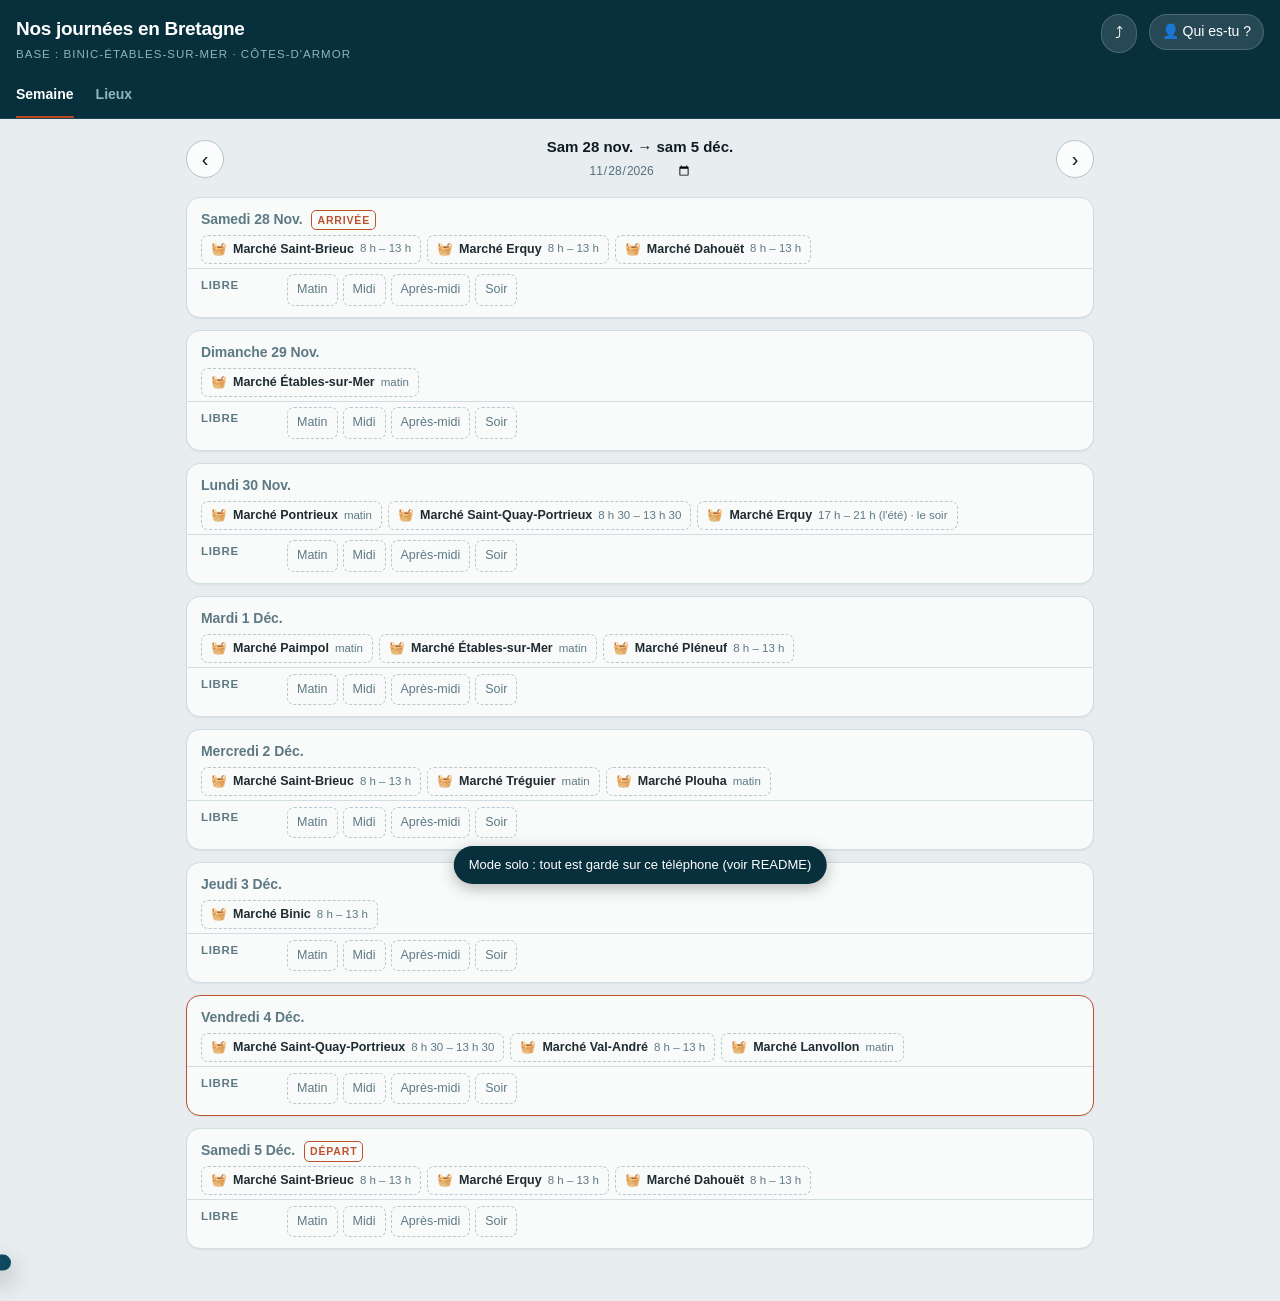
<file: index.html>
<!doctype html>
<html lang="fr">
<head>
<meta charset="utf-8">
<meta name="viewport" content="width=device-width, initial-scale=1, viewport-fit=cover">
<meta name="theme-color" content="#072f3c">
<meta name="mobile-web-app-capable" content="yes">
<meta name="apple-mobile-web-app-capable" content="yes">
<meta name="apple-mobile-web-app-status-bar-style" content="black-translucent">
<meta name="apple-mobile-web-app-title" content="Bretagne">
<meta name="description" content="Nos journées en Bretagne : agenda de la semaine, lieux des Côtes-d'Armor et tarifs.">
<title>Nos journées en Bretagne</title>
<link rel="manifest" href="manifest.webmanifest">
<link rel="apple-touch-icon" href="apple-touch-icon.png">
<link rel="icon" href="icon-192.png">
<link rel="stylesheet" href="styles.css">
</head>
<body>

<header class="top">
  <div class="top-inner">
    <div>
      <h1>Nos journées en Bretagne</h1>
      <p class="baseline">Base : Binic-Étables-sur-Mer · Côtes-d'Armor</p>
    </div>
    <button id="share" class="who share" type="button" aria-label="Partager le lien">⤴</button>
    <button id="who" class="who" type="button" aria-label="Changer de prénom">👤</button>
  </div>
  <nav class="tabs" role="tablist">
    <button class="tab is-on" data-view="semaine" role="tab">Semaine</button>
    <button class="tab" data-view="destinations" role="tab">Lieux</button>
  </nav>
</header>

<main>
  <section id="view-semaine" class="view">
    <div class="week-nav">
      <button class="week-arrow" id="week-prev" type="button" aria-label="Semaine précédente">‹</button>
      <div class="week-label">
        <strong id="week-range"></strong>
        <input type="date" id="week-start" aria-label="Samedi de début de séjour">
      </div>
      <button class="week-arrow" id="week-next" type="button" aria-label="Semaine suivante">›</button>
    </div>
    <div id="semaine"></div>
  </section>

  <section id="view-destinations" class="view" hidden>
    <button class="btn add-place" id="add-place" type="button">+ Ajouter un lieu</button>

    <div class="tri">
      <div class="tri-filtres" id="tri-filtres" role="group" aria-label="Filtrer par catégorie"></div>
      <label class="tri-ordre">
        <span>Trier par</span>
        <select id="tri-ordre" aria-label="Ordre de tri">
          <option value="distance">Distance</option>
          <option value="note">Note</option>
          <option value="prix">Prix</option>
          <option value="nom">Nom</option>
          <option value="recent">Ajout récent</option>
        </select>
      </label>
    </div>

    <p class="filtre-actif" id="filtre-actif"></p>
    <div id="grid" class="grid"></div>
    <p class="footnote" id="hors-rayon"></p>
    <p class="footnote">
      Tarifs relevés le <strong>10/08/2026</strong> auprès des sites officiels — chaque prix est cliquable
      et renvoie à sa source. Les grilles changent en cours de saison : re-vérifiez avant de payer.
    </p>
  </section>
</main>

<div id="sheet" class="sheet" hidden>
  <div class="sheet-scroll" id="sheet-scroll"></div>
  <button id="sheet-close" class="sheet-close" type="button" aria-label="Fermer">✕</button>
</div>

<div id="picker" class="picker" hidden>
  <div class="picker-panel">
    <div class="picker-head">
      <strong id="picker-title">Ajouter au créneau</strong>
      <button id="picker-close" class="picker-close" type="button" aria-label="Fermer">✕</button>
    </div>
    <div class="picker-list" id="picker-list"></div>
  </div>
</div>

<div id="drag-ghost" class="drag-ghost" hidden></div>

<div id="sync-badge" class="sync-badge" hidden></div>

<script src="config.js"></script>
<script src="data.js"></script>
<script src="app.js"></script>
<script>
  /* Hors ligne. Ignoré sur file:// et dans un cadre sans service worker.
     localhost est un contexte sécurisé au même titre que https : l'inclure
     permet de vérifier le comportement hors ligne avant de déployer. */
  const secure = location.protocol === "https:" || ["localhost", "127.0.0.1"].includes(location.hostname);
  if ("serviceWorker" in navigator && secure) {
    window.addEventListener("load", () => {
      navigator.serviceWorker.register("sw.js").catch(() => {});
    });
  }
</script>
</body>
</html>
</file>
<file: styles.css>
/* Habillage inspiré des cartes marines du SHOM : fond papier gris-bleu froid,
   encre bleu nuit, accent rouille des bouées et des phares.
   Tokens définis pour les trois états de thème (clair, sombre OS, choix explicite). */

:root {
  /* fond «papier de carte» */
  --bg: #e8edef;
  --card: #fbfcfc;
  --card-alt: #f1f5f6;
  --ink: #0e1c22;
  --ink-soft: #52707c;
  --line: #cfdce0;
  --line-strong: #b3c6cd;

  /* bleu de sonde, accent rouille */
  --sea: #0b4a5e;
  --sea-ink: #ffffff;
  --rust: #b8471f;

  /* prix : vert des amers tribord, désaturé */
  --ok-bg: #e4efe8;
  --ok-line: #bcd8c6;
  --ok-ink: #235f3f;

  --shadow: 0 1px 2px rgba(14, 28, 34, 0.06);
  --radius: 14px;
  --safe-b: env(safe-area-inset-bottom, 0px);
  --safe-t: env(safe-area-inset-top, 0px);
}

@media (prefers-color-scheme: dark) {
  :root:not([data-theme="light"]) {
    --bg: #0a1317;
    --card: #13232a;
    --card-alt: #182d35;
    --ink: #e6eef1;
    --ink-soft: #8fa9b3;
    --line: #223b44;
    --line-strong: #2e4d58;

    --sea: #6fb4c9;
    --sea-ink: #06171d;
    --rust: #e0764a;

    --ok-bg: #14302a;
    --ok-line: #235141;
    --ok-ink: #7fc99e;

    --shadow: 0 1px 2px rgba(0, 0, 0, 0.4);
  }
}

:root[data-theme="dark"] {
  --bg: #0a1317;
  --card: #13232a;
  --card-alt: #182d35;
  --ink: #e6eef1;
  --ink-soft: #8fa9b3;
  --line: #223b44;
  --line-strong: #2e4d58;

  --sea: #6fb4c9;
  --sea-ink: #06171d;
  --rust: #e0764a;

  --ok-bg: #14302a;
  --ok-line: #235141;
  --ok-ink: #7fc99e;

  --shadow: 0 1px 2px rgba(0, 0, 0, 0.4);
}

* { box-sizing: border-box; -webkit-tap-highlight-color: transparent; }

html { -webkit-text-size-adjust: 100%; }

body {
  margin: 0;
  background: var(--bg);
  color: var(--ink);
  font: 16px/1.55 -apple-system, BlinkMacSystemFont, "Segoe UI", Roboto, sans-serif;
  padding-bottom: calc(24px + var(--safe-b));
}

:focus-visible { outline: 2px solid var(--rust); outline-offset: 2px; }

@media (prefers-reduced-motion: reduce) {
  * { animation: none !important; transition: none !important; }
}

/* Chiffres alignés partout où ils se comparent : prix, distances, totaux. */
.chip, .spot-price, .total, .calc input, .comment-meta { font-variant-numeric: tabular-nums; }

/* ---------- en-tête : bandeau «titre de carte» ---------- */

.top {
  background: #072f3c;
  color: #ffffff;
  padding: calc(var(--safe-t) + 14px) 16px 0;
  position: sticky;
  top: 0;
  z-index: 20;
  border-bottom: 1px solid rgba(255, 255, 255, 0.1);
}

.top-inner { display: flex; align-items: flex-start; gap: 12px; }

.top h1 { margin: 0; font-size: 19px; letter-spacing: -0.015em; font-weight: 700; }

.baseline {
  margin: 3px 0 0;
  font-size: 11.5px;
  color: #8fb3bf;
  text-transform: uppercase;
  letter-spacing: 0.09em;
}

.who {
  margin-left: auto;
  background: rgba(255, 255, 255, 0.13);
  border: 1px solid rgba(255, 255, 255, 0.16);
  color: #fff;
  font: inherit;
  font-size: 14px;
  border-radius: 999px;
  padding: 6px 12px;
  cursor: pointer;
  white-space: nowrap;
  max-width: 44vw;
  overflow: hidden;
  text-overflow: ellipsis;
}

.who.share { margin-left: auto; padding: 6px 13px; font-size: 16px; }

.who.share + .who { margin-left: 0; }

.tabs { display: flex; gap: 22px; margin-top: 12px; }

.tab {
  background: none;
  border: 0;
  border-bottom: 2px solid transparent;
  color: #8fb3bf;
  font: inherit;
  font-size: 14px;
  font-weight: 600;
  padding: 8px 0 10px;
  cursor: pointer;
}

.tab.is-on { color: #fff; border-bottom-color: var(--rust); }

/* ---------- grille ---------- */

main { padding: 16px; max-width: 940px; margin: 0 auto; }

.grid { display: grid; gap: 14px; }

@media (min-width: 640px) { .grid { grid-template-columns: 1fr 1fr; } }

.card {
  background: var(--card);
  border-radius: var(--radius);
  overflow: hidden;
  border: 1px solid var(--line);
  box-shadow: var(--shadow);
  cursor: pointer;
  display: flex;
  flex-direction: column;
  text-align: left;
  padding: 0;
  font: inherit;
  color: inherit;
  width: 100%;
}

.card:active { opacity: 0.85; }

.card-hero {
  padding: 16px 15px 13px;
  color: #fff;
  position: relative;
  min-height: 92px;
  display: flex;
  flex-direction: column;
  justify-content: flex-end;
}

/* Trame de hachures : le grain des zones de sable sur une carte marine. */
.card-hero::before {
  content: "";
  position: absolute;
  inset: 0;
  background-image: repeating-linear-gradient(
    -45deg,
    rgba(255, 255, 255, 0.09) 0 1px,
    transparent 1px 7px
  );
  pointer-events: none;
}

.card-hero::after {
  content: "";
  position: absolute;
  inset: 0;
  background: linear-gradient(180deg, rgba(0, 0, 0, 0) 45%, rgba(0, 0, 0, 0.3));
  pointer-events: none;
}

/* La photo se pose SUR l'aplat de couleur, sous la trame et le dégradé.
   Si elle ne charge pas, app.js la retire et le bandeau redevient l'aplat :
   c'est le repli normal hors ligne ou dans un aperçu qui bloque les
   domaines externes. */
.hero-photo {
  position: absolute;
  inset: 0;
  width: 100%;
  height: 100%;
  object-fit: cover;
  object-position: center;
  border: 0;
  /* Explicite plutôt qu'implicite : la trame et le dégradé sont en 1,
     le texte en 2, la photo reste dessous. */
  z-index: 0;
  /* Un léger assombrissement garde le titre blanc lisible sur une photo claire,
     sans avoir à connaître l'image à l'avance. */
  filter: brightness(0.82) saturate(0.95);
}

.card-hero::before, .card-hero::after,
.detail-hero::before, .detail-hero::after { z-index: 1; }

/* Avec une photo, l'aplat ne garantit plus le contraste : on pose un voile
   dégradé qui rend le titre blanc lisible quelle que soit l'image — y compris
   une plage en plein soleil. Sans photo, le bandeau garde son voile léger. */
.card-hero:has(.hero-photo)::after,
.detail-hero:has(.hero-photo)::after {
  content: "";
  position: absolute;
  inset: 0;
  pointer-events: none;
  background: linear-gradient(
    180deg,
    rgba(4, 20, 26, 0.2) 0%,
    rgba(4, 20, 26, 0.45) 55%,
    rgba(4, 20, 26, 0.8) 100%
  );
}

.card-hero:has(.hero-photo) h2,
.card-hero:has(.hero-photo) .sub,
.detail-hero:has(.hero-photo) h2,
.detail-hero:has(.hero-photo) .sub {
  text-shadow: 0 1px 3px rgba(0, 0, 0, 0.55);
}

.card-emoji { position: absolute; top: 11px; right: 13px; font-size: 27px; z-index: 2; }

.card-hero h2 { margin: 0; font-size: 18.5px; position: relative; z-index: 2; letter-spacing: -0.01em; }

.card-hero .sub { font-size: 12.5px; opacity: 0.92; position: relative; z-index: 2; }

.card-body { padding: 12px 15px 14px; display: flex; flex-direction: column; gap: 9px; }

.meta { display: flex; flex-wrap: wrap; gap: 6px; }

.chip {
  font-size: 12px;
  background: var(--card-alt);
  border: 1px solid var(--line);
  border-radius: 7px;
  padding: 3px 8px;
  color: var(--ink-soft);
}

.chip.price { background: var(--ok-bg); border-color: var(--ok-line); color: var(--ok-ink); font-weight: 650; }

.chip.day {
  background: transparent;
  border-color: var(--rust);
  color: var(--rust);
  font-weight: 650;
}

.card-body p { margin: 0; font-size: 14px; color: var(--ink-soft); }

.card-foot {
  font-size: 12.5px;
  color: var(--ink-soft);
  display: flex;
  gap: 14px;
  border-top: 1px solid var(--line);
  padding-top: 9px;
}

.footnote {
  margin: 22px 2px 0;
  font-size: 12.5px;
  color: var(--ink-soft);
  line-height: 1.65;
  max-width: 62ch;
}

/* ---------- semaine ---------- */

.week-nav {
  display: flex;
  align-items: center;
  gap: 10px;
  margin-bottom: 14px;
}

.week-arrow {
  width: 38px;
  height: 38px;
  flex: 0 0 auto;
  border-radius: 999px;
  border: 1px solid var(--line-strong);
  background: var(--card);
  color: var(--ink);
  font-size: 20px;
  line-height: 1;
  cursor: pointer;
}

.week-label { flex: 1; min-width: 0; text-align: center; }

.week-label strong { display: block; font-size: 15px; }

.week-label input[type="date"] {
  margin-top: 3px;
  border: 0;
  background: none;
  color: var(--ink-soft);
  font: inherit;
  font-size: 12px;
  padding: 0;
}

.jour {
  background: var(--card);
  border: 1px solid var(--line);
  border-radius: var(--radius);
  box-shadow: var(--shadow);
  margin-bottom: 12px;
  overflow: hidden;
}

.jour.est-auj { border-color: var(--rust); }

.jour-tete {
  display: flex;
  align-items: baseline;
  gap: 9px;
  padding: 11px 14px 9px;
  background: var(--card-alt);
  border-bottom: 1px solid var(--line);
}

.jour-tete h3 {
  margin: 0;
  font-size: 14px;
  text-transform: capitalize;
  letter-spacing: -0.005em;
}

.jour-tag {
  font-size: 10.5px;
  text-transform: uppercase;
  letter-spacing: 0.08em;
  font-weight: 700;
  color: var(--rust);
  border: 1px solid var(--rust);
  border-radius: 5px;
  padding: 1px 5px;
}

.jour-total { margin-left: auto; font-size: 12.5px; color: var(--ink-soft); font-weight: 650; }

/* Marchés et brocantes : une information de contexte, pas un créneau posé —
   d'où le trait discret et l'absence de couleur pleine. */
.jour-evenements {
  display: flex;
  flex-wrap: wrap;
  gap: 6px;
  padding: 9px 14px;
  background: var(--card-alt);
  border-bottom: 1px solid var(--line);
}

.evt {
  display: inline-flex;
  align-items: center;
  gap: 6px;
  background: var(--card);
  border: 1px dashed var(--line-strong);
  border-radius: 7px;
  padding: 4px 9px;
  font: inherit;
  font-size: 12.5px;
  color: var(--ink);
  cursor: pointer;
  max-width: 100%;
}

.evt-nom { overflow: hidden; text-overflow: ellipsis; white-space: nowrap; font-weight: 600; }

.evt-h { color: var(--ink-soft); font-size: 11.5px; white-space: nowrap; }

.jour-vide .jour-evenements { background: transparent; border-bottom: 0; padding-top: 2px; padding-bottom: 4px; }

/* ---------- barre de tri ---------- */

.tri {
  display: flex;
  flex-direction: column;
  gap: 9px;
  margin-bottom: 14px;
}

.tri-filtres {
  display: flex;
  gap: 6px;
  overflow-x: auto;
  padding-bottom: 2px;
  scrollbar-width: none;
}

.tri-filtres::-webkit-scrollbar { display: none; }

.tri-chip {
  flex: 0 0 auto;
  border: 1px solid var(--line-strong);
  background: var(--card);
  color: var(--ink-soft);
  border-radius: 999px;
  padding: 6px 12px;
  font: inherit;
  font-size: 13px;
  font-weight: 600;
  cursor: pointer;
}

.tri-chip.is-on {
  background: var(--sea);
  border-color: var(--sea);
  color: var(--sea-ink);
}

.tri-n { opacity: 0.65; font-weight: 500; font-variant-numeric: tabular-nums; }

.filtre-actif {
  margin: 0 0 12px;
  font-size: 13px;
  color: var(--ink-soft);
}

.filtre-actif:empty { display: none; }

.lien-bouton {
  background: none;
  border: 0;
  padding: 0;
  font: inherit;
  font-weight: 700;
  color: var(--sea);
  text-decoration: underline;
  cursor: pointer;
}

.tri-ordre {
  display: flex;
  align-items: center;
  gap: 8px;
  font-size: 13px;
  color: var(--ink-soft);
}

.tri-ordre select {
  font: inherit;
  font-size: 14px;
  padding: 7px 10px;
  border: 1px solid var(--line-strong);
  border-radius: 9px;
  background: var(--card-alt);
  color: var(--ink);
}

.ligne { display: flex; align-items: stretch; border-top: 1px solid var(--line); }

.ligne:first-of-type { border-top: 0; }

.ligne-nom {
  flex: 0 0 96px;
  padding: 12px 0 12px 14px;
  font-size: 11.5px;
  text-transform: uppercase;
  letter-spacing: 0.06em;
  color: var(--ink-soft);
  font-weight: 650;
}

.zone {
  flex: 1;
  min-height: 48px;
  padding: 8px 12px 8px 4px;
  display: flex;
  flex-wrap: wrap;
  align-items: center;
  gap: 6px;
}

.zone.survol { background: var(--ok-bg); box-shadow: inset 0 0 0 2px var(--ok-line); }

.puce {
  display: inline-flex;
  align-items: center;
  gap: 6px;
  background: var(--puce);
  color: #fff;
  border-radius: 8px;
  padding: 6px 6px 6px 9px;
  font-size: 13.5px;
  font-weight: 600;
  max-width: 100%;
  cursor: grab;
  touch-action: pan-y;
}

.puce.en-vol { opacity: 0.3; }

.puce-emoji { font-size: 14px; }

.puce-nom { overflow: hidden; text-overflow: ellipsis; white-space: nowrap; }

.puce-x, .chip-x {
  background: rgba(255, 255, 255, 0.22);
  border: 0;
  color: #fff;
  border-radius: 5px;
  width: 20px;
  height: 20px;
  font-size: 10px;
  line-height: 1;
  cursor: pointer;
  flex: 0 0 auto;
}

.chip-x { background: transparent; color: inherit; width: 16px; height: 16px; margin-left: 4px; }

.zone-plus {
  width: 30px;
  height: 30px;
  border-radius: 8px;
  border: 1px dashed var(--line-strong);
  background: none;
  color: var(--ink-soft);
  font-size: 17px;
  line-height: 1;
  cursor: pointer;
  flex: 0 0 auto;
}

.zone.vide .zone-plus { width: 100%; text-align: left; padding-left: 10px; border-style: dashed; }

.jour-vide { opacity: 0.92; }

.jour-vide .jour-tete { background: transparent; border-bottom: 0; padding-bottom: 2px; }

.jour-vide .jour-tete h3 { font-weight: 600; color: var(--ink-soft); }

.ligne-repliee .ligne-nom { padding-top: 8px; padding-bottom: 10px; }

.ligne-repliee .zone { padding-top: 4px; padding-bottom: 10px; gap: 5px; }

.mini-plus {
  border: 1px dashed var(--line-strong);
  background: none;
  color: var(--ink-soft);
  border-radius: 7px;
  padding: 5px 9px;
  font: inherit;
  font-size: 12.5px;
  cursor: pointer;
}

.mini-plus:active { background: var(--card-alt); }

.drag-ghost {
  position: fixed;
  z-index: 80;
  transform: translate(-50%, -140%);
  pointer-events: none;
  display: inline-flex;
  align-items: center;
  gap: 6px;
  background: var(--puce, var(--sea));
  color: #fff;
  border-radius: 8px;
  padding: 8px 11px;
  font-size: 14px;
  font-weight: 600;
  box-shadow: 0 10px 24px rgba(0, 0, 0, 0.35);
}

.drag-ghost .puce-x { display: none; }

.add-place { width: 100%; margin-bottom: 14px; }

.chip.perso { border-style: dashed; }

.chip.note {
  background: transparent;
  border-color: var(--rust);
  color: var(--rust);
  font-weight: 700;
  text-decoration: none;
}

.card.est-resto .card-hero { min-height: 74px; }

/* ---------- sélecteur ---------- */

.picker {
  position: fixed;
  inset: 0;
  z-index: 50;
  background: rgba(6, 20, 26, 0.5);
  display: flex;
  align-items: flex-end;
}

.picker[hidden] { display: none; }

.picker-panel {
  background: var(--bg);
  width: 100%;
  max-height: 82vh;
  border-radius: 18px 18px 0 0;
  display: flex;
  flex-direction: column;
  padding-bottom: var(--safe-b);
}

.picker-head {
  display: flex;
  align-items: center;
  gap: 10px;
  padding: 15px 16px 12px;
  border-bottom: 1px solid var(--line);
}

.picker-head strong { font-size: 15px; text-transform: capitalize; }

.picker-close {
  margin-left: auto;
  border: 0;
  background: var(--card-alt);
  color: var(--ink);
  width: 30px;
  height: 30px;
  border-radius: 999px;
  font-size: 13px;
  cursor: pointer;
}

.picker-list { overflow-y: auto; padding: 8px 12px 16px; }

.picker-item {
  display: flex;
  align-items: center;
  gap: 11px;
  width: 100%;
  background: var(--card);
  border: 1px solid var(--line);
  border-radius: 11px;
  padding: 10px 12px;
  margin-bottom: 7px;
  font: inherit;
  color: inherit;
  text-align: left;
  cursor: pointer;
}

.picker-item[disabled] { opacity: 0.5; cursor: default; }

.picker-new { border-style: dashed; }

.picker-pastille {
  flex: 0 0 auto;
  width: 34px;
  height: 34px;
  border-radius: 9px;
  display: grid;
  place-items: center;
  font-size: 17px;
  color: #fff;
}

.picker-txt { display: flex; flex-direction: column; min-width: 0; }

.picker-nom { font-weight: 650; font-size: 14.5px; overflow: hidden; text-overflow: ellipsis; white-space: nowrap; }

.picker-sub { font-size: 12.5px; color: var(--ink-soft); }

.picker-ok { margin-left: auto; font-size: 11.5px; color: var(--ink-soft); }

/* ---------- champs de formulaire ---------- */

.champ { display: flex; flex-direction: column; gap: 5px; margin-bottom: 13px; }

.champ:last-child { margin-bottom: 0; }

.champ label { font-size: 12px; text-transform: uppercase; letter-spacing: 0.06em; color: var(--ink-soft); font-weight: 650; }

.champ input, .champ select, .champ textarea {
  font: inherit;
  font-size: 16px;
  padding: 10px;
  border: 1px solid var(--line-strong);
  border-radius: 9px;
  background: var(--card-alt);
  color: var(--ink);
  width: 100%;
}

.champ textarea { min-height: 84px; resize: vertical; }

.day-picker select {
  font: inherit;
  font-size: 15px;
  padding: 9px 10px;
  border: 1px solid var(--line-strong);
  border-radius: 9px;
  background: var(--card-alt);
  color: var(--ink);
  text-transform: capitalize;
}

/* ---------- feuille de détail ---------- */

.sheet {
  position: fixed;
  inset: 0;
  z-index: 40;
  background: var(--bg);
  display: flex;
  flex-direction: column;
}

/* `display:flex` l'emporterait sur la règle par défaut de [hidden] */
.sheet[hidden] { display: none; }

.sheet-scroll {
  overflow-y: auto;
  -webkit-overflow-scrolling: touch;
  flex: 1;
  padding-bottom: calc(40px + var(--safe-b));
}

.sheet-close {
  position: fixed;
  top: calc(var(--safe-t) + 12px);
  right: 12px;
  z-index: 41;
  width: 38px;
  height: 38px;
  border-radius: 999px;
  border: 1px solid rgba(255, 255, 255, 0.25);
  background: rgba(7, 26, 34, 0.55);
  color: #fff;
  font-size: 16px;
  cursor: pointer;
  backdrop-filter: blur(8px);
}

.detail-hero {
  color: #fff;
  padding: calc(var(--safe-t) + 28px) 18px 22px;
  position: relative;
}

.detail-hero::before {
  content: "";
  position: absolute;
  inset: 0;
  background-image: repeating-linear-gradient(
    -45deg,
    rgba(255, 255, 255, 0.08) 0 1px,
    transparent 1px 8px
  );
}

.detail-hero > *:not(.hero-photo) { position: relative; z-index: 2; }

.detail-hero h2 { margin: 0; font-size: 25px; letter-spacing: -0.02em; text-wrap: balance; }

.detail-hero .sub { opacity: 0.92; font-size: 13.5px; margin-top: 3px; }

.detail-hero .big-emoji { font-size: 34px; line-height: 1; margin-bottom: 6px; }

.detail-body { padding: 16px 16px 0; max-width: 940px; margin: 0 auto; }

.block {
  background: var(--card);
  border: 1px solid var(--line);
  border-radius: var(--radius);
  box-shadow: var(--shadow);
  padding: 14px 15px;
  margin-bottom: 14px;
}

.block h3 {
  margin: 0 0 11px;
  font-size: 11.5px;
  text-transform: uppercase;
  letter-spacing: 0.1em;
  color: var(--ink-soft);
  font-weight: 700;
}

.lede { font-size: 15.5px; line-height: 1.65; margin: 0; max-width: 62ch; }

/* liste à voir / tarifs */

.spot { padding: 13px 0; border-top: 1px solid var(--line); }

.spot:first-of-type { border-top: 0; padding-top: 0; }

.spot-head { display: flex; align-items: flex-start; gap: 11px; }

.spot-head input[type="checkbox"] {
  margin-top: 3px;
  width: 21px;
  height: 21px;
  accent-color: var(--sea);
  flex: 0 0 auto;
}

.spot-name { font-weight: 650; font-size: 15px; }

.spot-detail { font-size: 13.5px; color: var(--ink-soft); margin-top: 3px; max-width: 58ch; }

.spot-price {
  display: inline-block;
  margin-top: 8px;
  font-size: 13px;
  font-weight: 650;
  color: var(--ok-ink);
  background: var(--ok-bg);
  border: 1px solid var(--ok-line);
  border-radius: 7px;
  padding: 4px 8px;
}

.spot-price.free {
  color: var(--ink-soft);
  background: var(--card-alt);
  border-color: var(--line);
  font-weight: 500;
}

.spot-link {
  display: inline-block;
  margin-top: 8px;
  margin-left: 8px;
  font-size: 13px;
  color: var(--sea);
  font-weight: 650;
}

/* calculette */

.calc {
  display: flex;
  align-items: center;
  gap: 10px;
  flex-wrap: wrap;
  margin-bottom: 13px;
  padding-bottom: 13px;
  border-bottom: 1px solid var(--line);
}

.calc label { font-size: 13.5px; color: var(--ink-soft); }

.calc input[type="number"] {
  width: 64px;
  padding: 7px 8px;
  font: inherit;
  font-size: 16px;
  border: 1px solid var(--line-strong);
  border-radius: 8px;
  background: var(--card-alt);
  color: var(--ink);
}

.total {
  margin-top: 13px;
  padding-top: 13px;
  border-top: 2px solid var(--line-strong);
  display: flex;
  justify-content: space-between;
  align-items: baseline;
  gap: 16px;
  font-weight: 700;
  font-size: 17px;
}

.total small {
  font-weight: 400;
  color: var(--ink-soft);
  font-size: 12px;
  display: block;
  margin-top: 2px;
}

#total-val { color: var(--rust); font-size: 20px; }

ul.plain { margin: 0; padding-left: 18px; font-size: 14.5px; }

ul.plain li { margin-bottom: 7px; max-width: 60ch; }

.sources li { margin-bottom: 9px; font-size: 14px; }

a { color: var(--sea); }

/* planning */

.day-picker { display: flex; gap: 8px; align-items: center; flex-wrap: wrap; }

.day-picker input[type="date"] {
  padding: 9px 10px;
  font: inherit;
  font-size: 16px;
  border: 1px solid var(--line-strong);
  border-radius: 9px;
  background: var(--card-alt);
  color: var(--ink);
}

.btn {
  border: 1px solid transparent;
  border-radius: 9px;
  padding: 10px 15px;
  font: inherit;
  font-size: 14.5px;
  font-weight: 650;
  cursor: pointer;
  background: var(--sea);
  color: var(--sea-ink);
}

.btn.ghost { background: transparent; color: var(--ink); border-color: var(--line-strong); }

/* commentaires */

.comment {
  padding: 12px 0;
  border-top: 1px solid var(--line);
  font-size: 14.5px;
  display: flex;
  gap: 10px;
  align-items: flex-start;
}

.comment:first-of-type { border-top: 0; padding-top: 0; }

.avatar {
  flex: 0 0 auto;
  width: 30px;
  height: 30px;
  border-radius: 999px;
  background: var(--sea);
  color: var(--sea-ink);
  display: grid;
  place-items: center;
  font-size: 13px;
  font-weight: 700;
}

.comment-meta { font-size: 11.5px; color: var(--ink-soft); letter-spacing: 0.02em; }

.comment-body { white-space: pre-wrap; overflow-wrap: anywhere; margin-top: 1px; }

.comment-del {
  margin-left: auto;
  background: none;
  border: 0;
  color: var(--ink-soft);
  font-size: 15px;
  cursor: pointer;
  padding: 0 2px;
}

textarea {
  width: 100%;
  min-height: 74px;
  padding: 10px;
  font: inherit;
  font-size: 16px;
  border: 1px solid var(--line-strong);
  border-radius: 10px;
  resize: vertical;
  background: var(--card-alt);
  color: var(--ink);
}

.empty { color: var(--ink-soft); font-size: 14px; }

/* programme */

.day-group { margin-bottom: 20px; }

.day-title {
  font-size: 12px;
  font-weight: 700;
  text-transform: uppercase;
  letter-spacing: 0.09em;
  color: var(--ink-soft);
  margin: 0 0 9px 2px;
  padding-bottom: 7px;
  border-bottom: 1px solid var(--line);
}

.day-item {
  background: var(--card);
  border: 1px solid var(--line);
  border-left: 4px solid var(--sea);
  border-radius: 11px;
  box-shadow: var(--shadow);
  padding: 12px 14px;
  margin-bottom: 8px;
  cursor: pointer;
  display: flex;
  align-items: center;
  gap: 10px;
  width: 100%;
  text-align: left;
  font: inherit;
  color: inherit;
}

.day-item .n { font-weight: 650; }

.day-item .c { margin-left: auto; font-size: 12.5px; color: var(--ink-soft); text-align: right; }

/* badge de synchro */

.sync-badge {
  position: fixed;
  left: 50%;
  transform: translateX(-50%);
  bottom: calc(16px + var(--safe-b));
  background: #072f3c;
  color: #fff;
  font-size: 13px;
  padding: 9px 15px;
  border-radius: 999px;
  z-index: 60;
  max-width: 90vw;
  text-align: center;
  box-shadow: 0 4px 16px rgba(0, 0, 0, 0.28);
}
</file>
